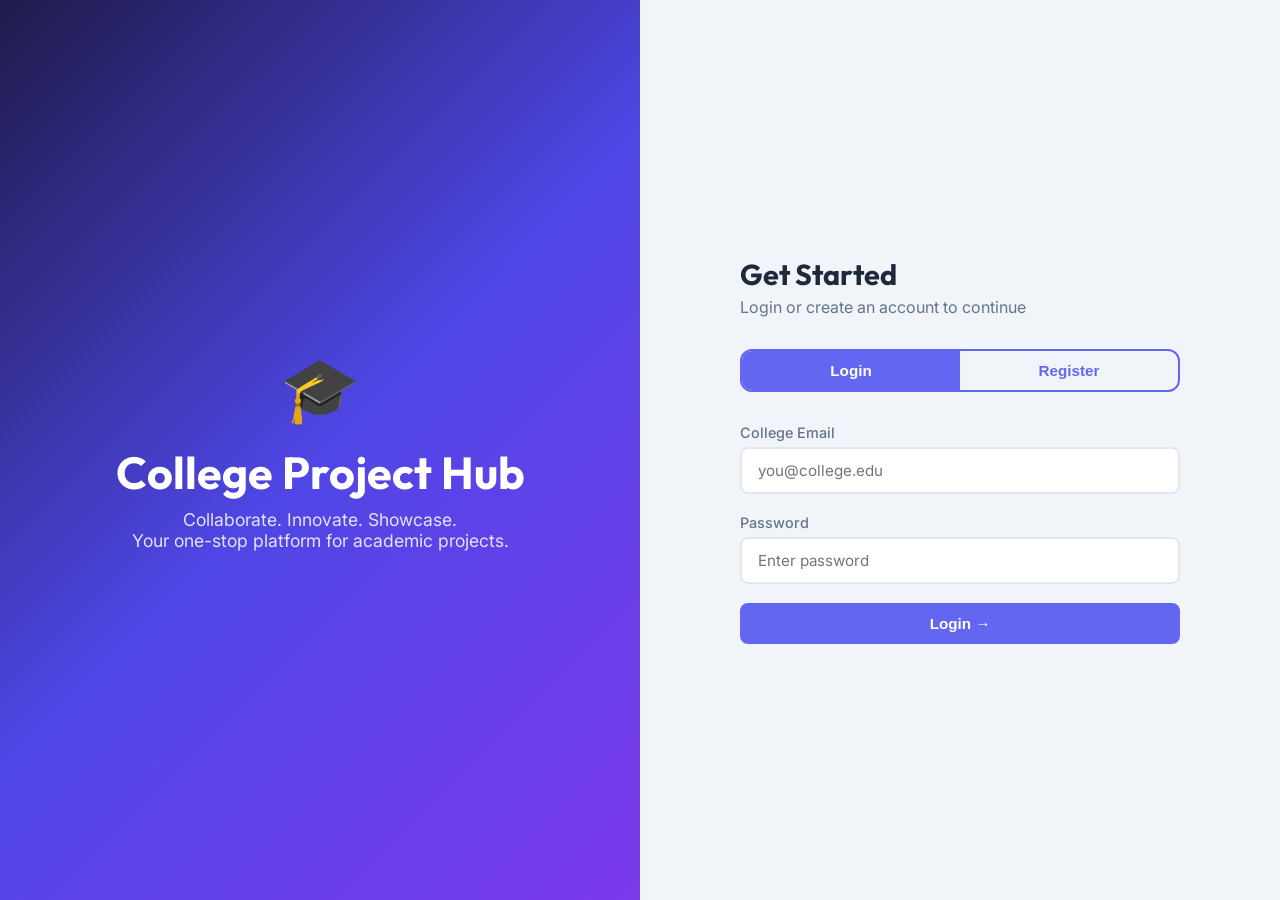
<file: templates/index.html>
<!DOCTYPE html>
<html lang="en">
<head>
    <meta charset="UTF-8">
    <meta name="viewport" content="width=device-width, initial-scale=1.0">
    <meta name="description" content="College Project Hub - Collaborate on projects, share ideas, and connect with peers">
    <title>College Project Hub - Login</title>
    <link rel="stylesheet" href="/static/css/style.css">
</head>
<body>
    <div class="auth-container">
        <div class="auth-left">
            <div class="auth-brand">
                <span class="logo-icon">🎓</span>
                <h1>College Project Hub</h1>
                <p>Collaborate. Innovate. Showcase.<br>Your one-stop platform for academic projects.</p>
            </div>
        </div>
        <div class="auth-right">
            <div class="auth-form-box">
                <h2>Get Started</h2>
                <p class="subtitle">Login or create an account to continue</p>

                <div id="authAlert" class="alert hidden"></div>

                <div class="auth-tabs">
                    <button id="loginTab" class="active">Login</button>
                    <button id="registerTab">Register</button>
                </div>

                <!-- LOGIN FORM -->
                <form id="loginForm">
                    <div class="form-group">
                        <label>College Email</label>
                        <input type="email" id="loginEmail" placeholder="you@college.edu" required>
                    </div>
                    <div class="form-group">
                        <label>Password</label>
                        <input type="password" id="loginPassword" placeholder="Enter password" required>
                    </div>
                    <button type="submit" class="btn btn-primary btn-block">Login →</button>
                </form>

                <!-- REGISTER FORM -->
                <form id="registerForm" class="hidden">
                    <div class="form-group">
                        <label>Full Name</label>
                        <input type="text" id="regName" placeholder="Your full name" required>
                    </div>
                    <div class="form-group">
                        <label>College Email</label>
                        <input type="email" id="regEmail" placeholder="you@college.edu" required>
                    </div>
                    <div class="form-group">
                        <label>Password</label>
                        <input type="password" id="regPassword" placeholder="Create a password" required>
                    </div>
                    <div class="form-group">
                        <label>Select Your Role</label>
                        <div class="role-selector">
                            <div class="role-option" data-role="student">
                                <span class="role-icon">🎒</span>
                                <span class="role-label">Student</span>
                            </div>
                            <div class="role-option" data-role="coordinator">
                                <span class="role-icon">🏛️</span>
                                <span class="role-label">Coordinator</span>
                            </div>
                            <div class="role-option" data-role="professor">
                                <span class="role-icon">👨‍🏫</span>
                                <span class="role-label">Professor</span>
                            </div>
                        </div>
                        <input type="hidden" id="regRole" value="">
                    </div>
                    <div id="cpiField" class="form-group conditional-field">
                        <label>CPI (CGPA)</label>
                        <input type="number" id="regCpi" step="0.01" min="0" max="10" placeholder="e.g. 8.5">
                    </div>
                    <div id="resumeField" class="form-group conditional-field">
                        <label>Resume (PDF)</label>
                        <input type="file" id="regResume" accept=".pdf">
                    </div>
                    <div id="clubField" class="form-group conditional-field">
                        <label>Club Name</label>
                        <input type="text" id="regClub" placeholder="e.g. Coding Club">
                    </div>
                    <div id="researchField" class="form-group conditional-field">
                        <label>Research Interest Areas (optional)</label>
                        <textarea id="regResearch" placeholder="e.g. Machine Learning, NLP, Computer Vision..." style="min-height:60px;"></textarea>
                    </div>
                    <button type="submit" class="btn btn-primary btn-block">Create Account →</button>
                </form>
            </div>
        </div>
    </div>
    <script src="/static/js/api.js"></script>
    <script src="/static/js/auth.js"></script>
</body>
</html>
</file>
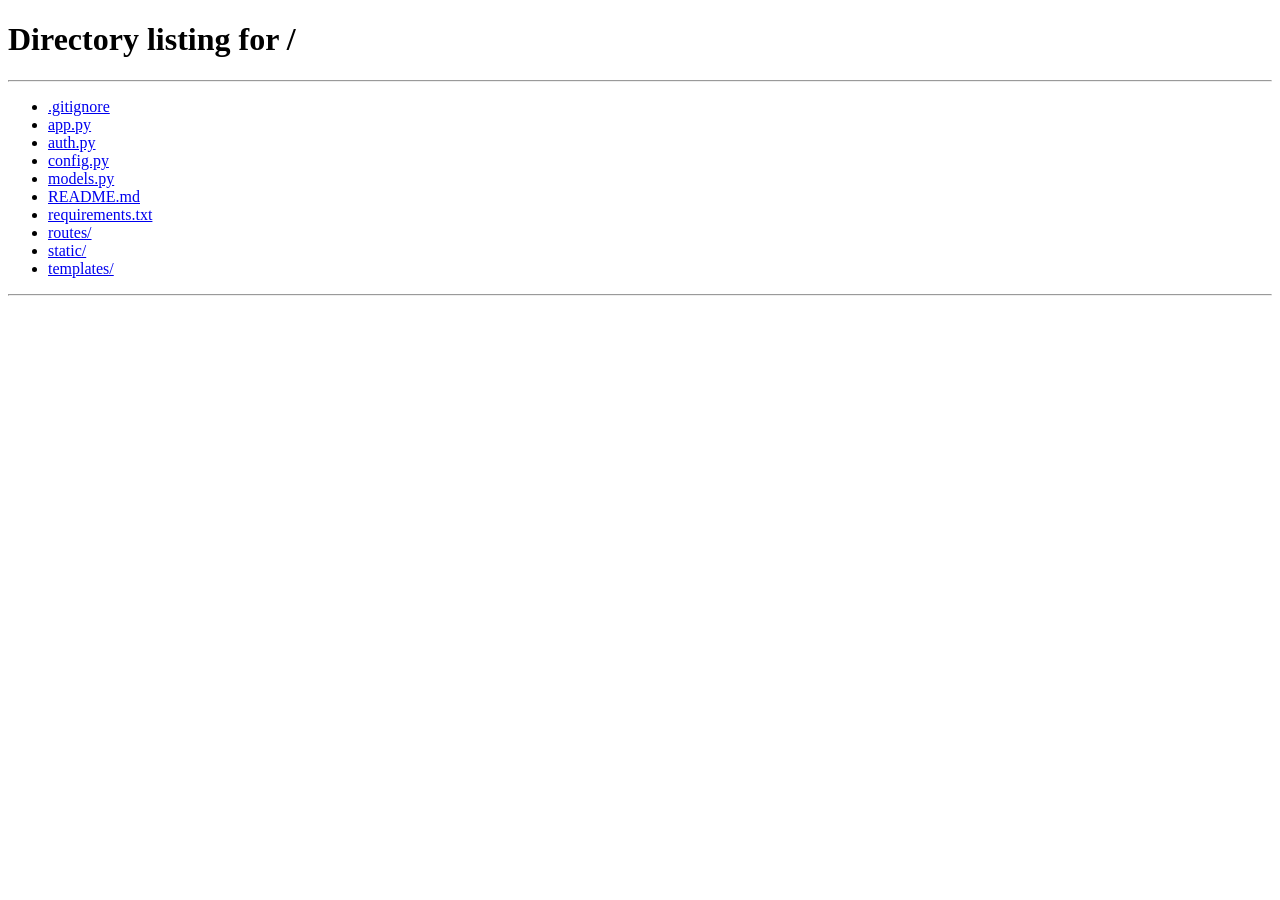
<file: templates/announcements.html>
<!DOCTYPE html>
<html lang="en">
<head>
    <meta charset="UTF-8"><meta name="viewport" content="width=device-width, initial-scale=1.0">
    <title>Announcements - College Project Hub</title>
    <link rel="stylesheet" href="/static/css/style.css">
</head>
<body>
    <div class="app-layout">
        <aside class="sidebar"></aside>
        <main class="main-content">
            <div class="topbar"><h1 id="pageTitle">Announcements</h1></div>
            <div class="page-content" id="announcementsContent"><div class="empty-state"><p>Loading...</p></div></div>
        </main>
    </div>
    <div class="modal-overlay" id="modal">
        <div class="modal">
            <div class="modal-header"><h3 id="modalTitle"></h3><button class="modal-close" onclick="closeModal()">✕</button></div>
            <div class="modal-body" id="modalBody"></div>
            <div class="modal-footer" id="modalFooter"></div>
        </div>
    </div>
    <script src="/static/js/api.js"></script>
    <script src="/static/js/announcements.js"></script>
</body>
</html>
</file>
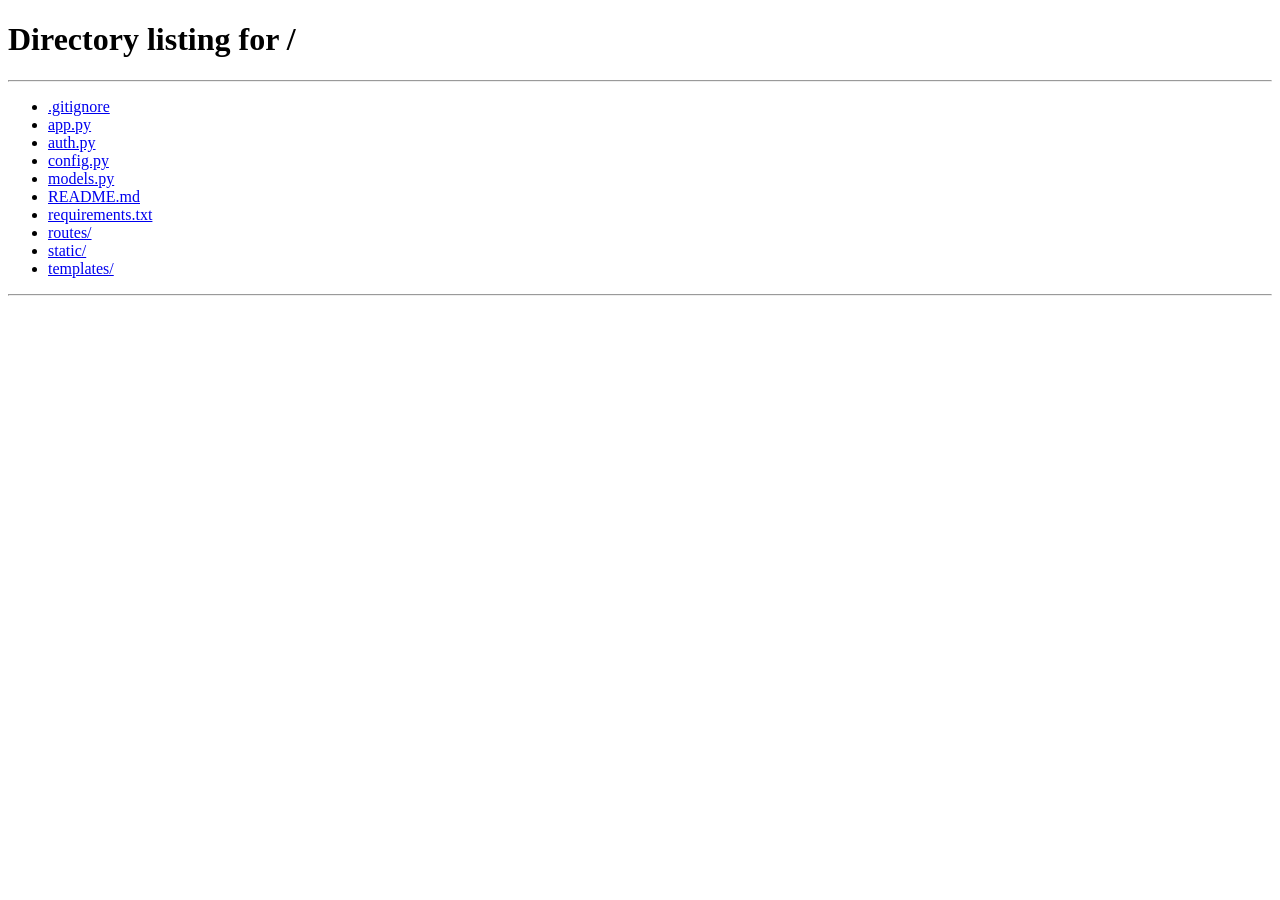
<file: templates/dashboard.html>
<!DOCTYPE html>
<html lang="en">
<head>
    <meta charset="UTF-8"><meta name="viewport" content="width=device-width, initial-scale=1.0">
    <title>Dashboard - College Project Hub</title>
    <link rel="stylesheet" href="/static/css/style.css">
</head>
<body>
    <div class="app-layout">
        <aside class="sidebar"></aside>
        <main class="main-content">
            <div class="topbar"><h1 id="pageTitle">Dashboard</h1></div>
            <div class="page-content" id="dashContent"><div class="empty-state"><p>Loading...</p></div></div>
        </main>
    </div>
    <script src="/static/js/api.js"></script>
    <script src="/static/js/dashboard.js"></script>
</body>
</html>
</file>
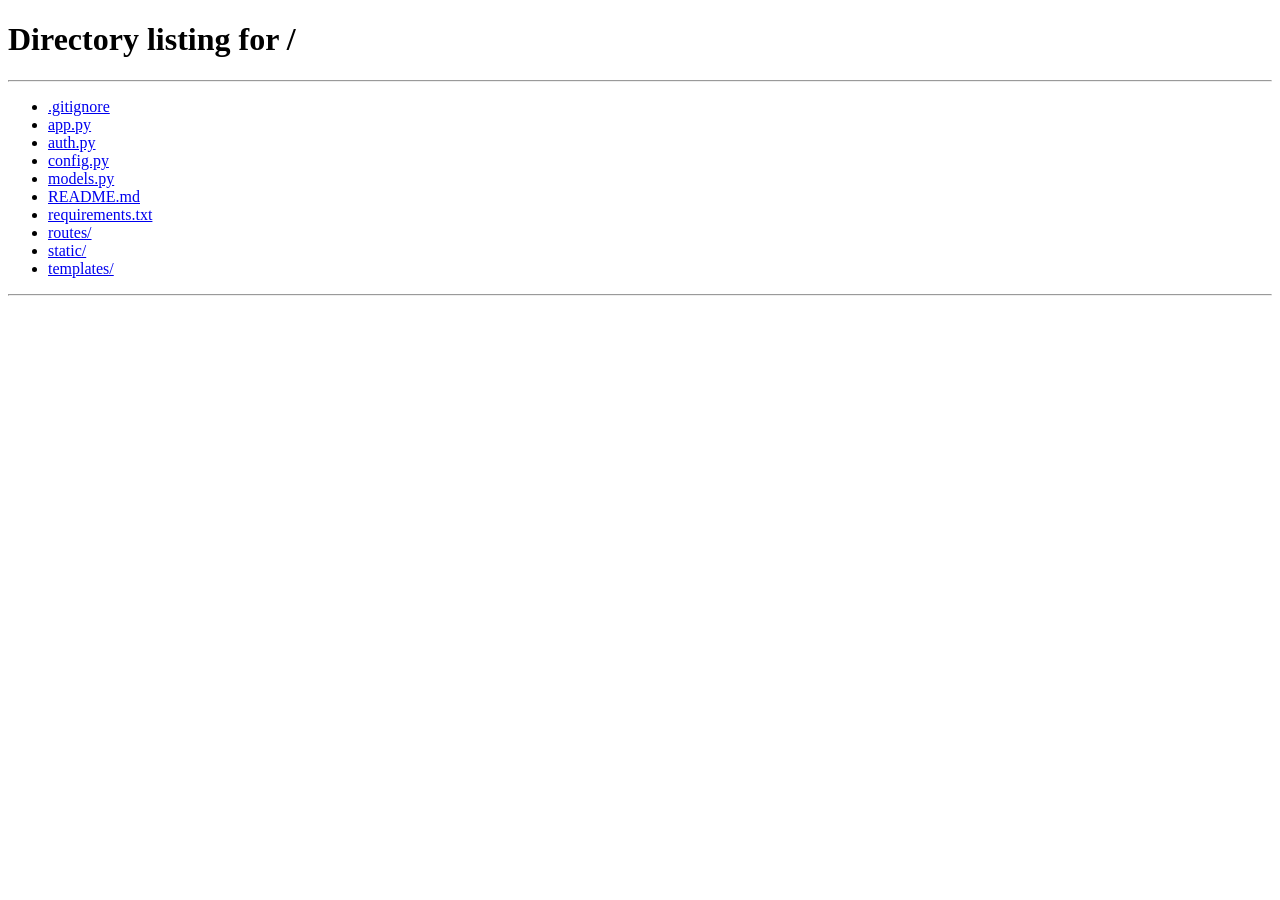
<file: templates/feed.html>
<!DOCTYPE html>
<html lang="en">
<head>
    <meta charset="UTF-8"><meta name="viewport" content="width=device-width, initial-scale=1.0">
    <title>Social Feed - College Project Hub</title>
    <link rel="stylesheet" href="/static/css/style.css">
</head>
<body>
    <div class="app-layout">
        <aside class="sidebar"></aside>
        <main class="main-content">
            <div class="topbar"><h1 id="pageTitle">Social Feed</h1></div>
            <div class="page-content" id="feedContent"><div class="empty-state"><p>Loading...</p></div></div>
        </main>
    </div>
    <script src="/static/js/api.js"></script>
    <script src="/static/js/feed.js"></script>
</body>
</html>
</file>
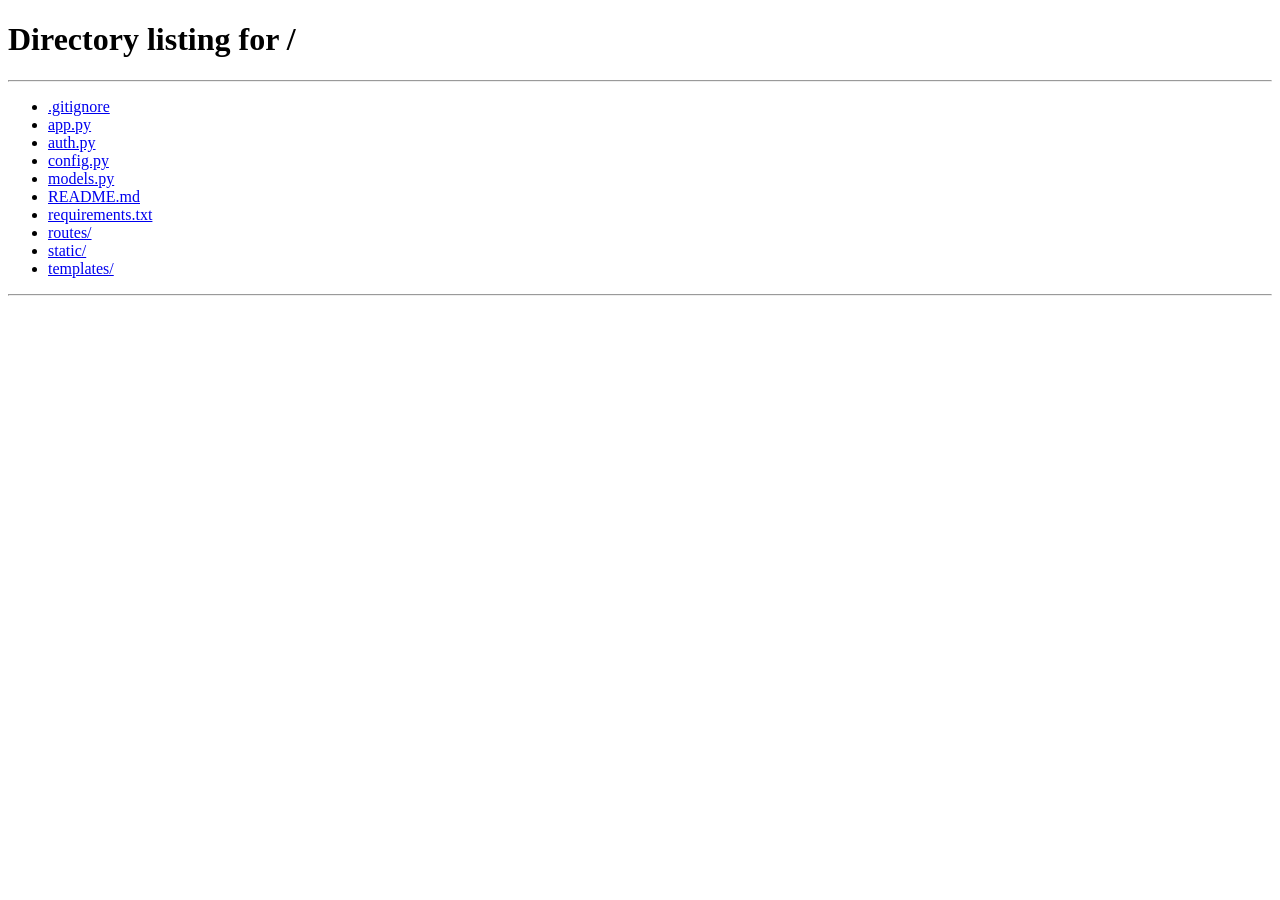
<file: templates/messages.html>
<!DOCTYPE html>
<html lang="en">
<head>
    <meta charset="UTF-8"><meta name="viewport" content="width=device-width, initial-scale=1.0">
    <title>Messages - College Project Hub</title>
    <link rel="stylesheet" href="/static/css/style.css">
</head>
<body>
    <div class="app-layout">
        <aside class="sidebar"></aside>
        <main class="main-content">
            <div class="topbar">
                <h1 id="pageTitle">Messages</h1>
                <div id="msgActions"></div>
            </div>
            <div class="messages-layout">
                <div class="conversations-list">
                    <div class="convo-header">Conversations</div>
                    <div id="convoList"></div>
                </div>
                <div class="chat-area" id="chatArea">
                    <div class="chat-placeholder">Select a conversation to start chatting</div>
                </div>
            </div>
        </main>
    </div>
    <div class="modal-overlay" id="modal">
        <div class="modal">
            <div class="modal-header"><h3 id="modalTitle"></h3><button class="modal-close" onclick="closeModal()">✕</button></div>
            <div class="modal-body" id="modalBody"></div>
            <div class="modal-footer" id="modalFooter"></div>
        </div>
    </div>
    <script src="/static/js/api.js"></script>
    <script src="/static/js/messages.js"></script>
</body>
</html>
</file>
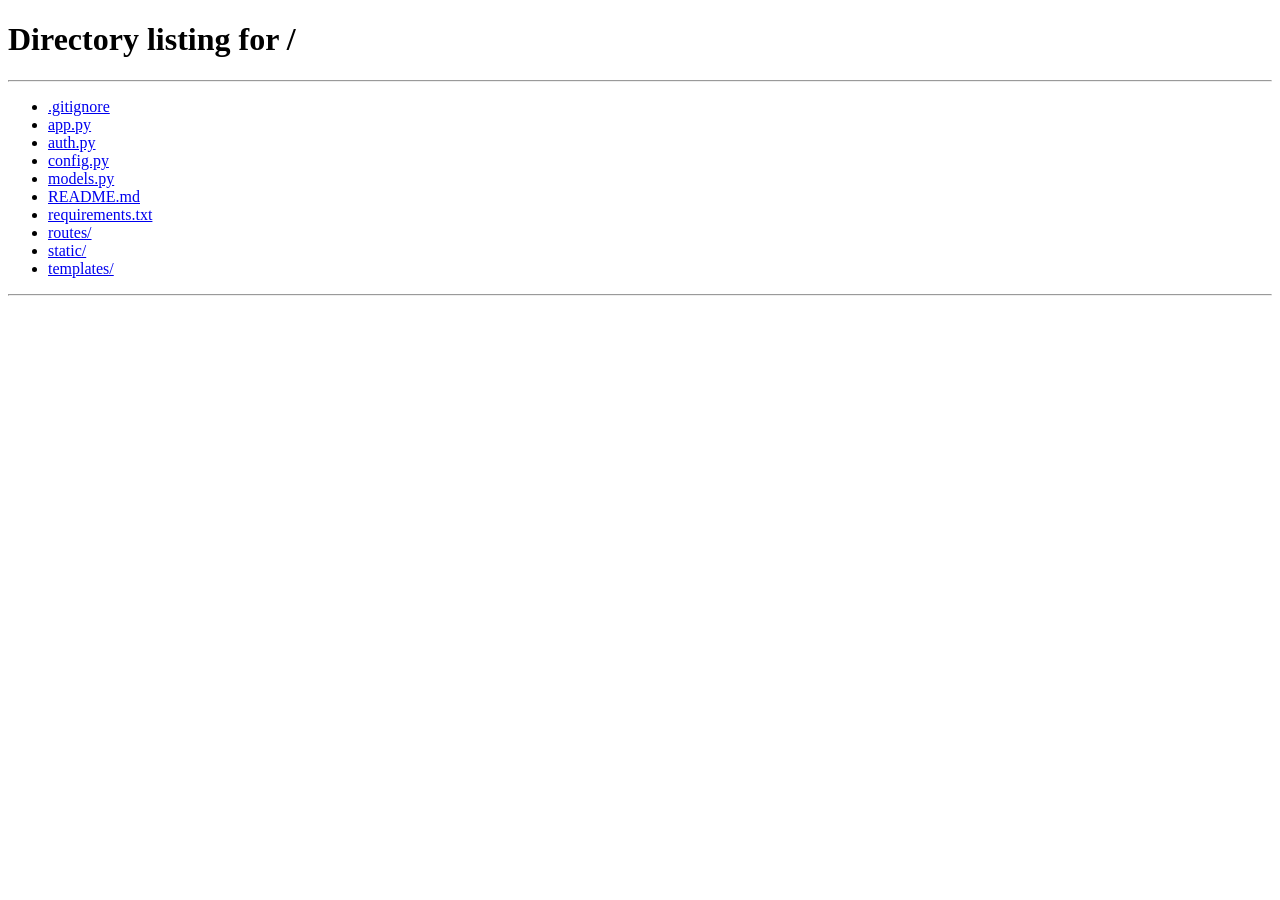
<file: templates/profile.html>
<!DOCTYPE html>
<html lang="en">
<head>
    <meta charset="UTF-8"><meta name="viewport" content="width=device-width, initial-scale=1.0">
    <title>Profile Settings - College Project Hub</title>
    <link rel="stylesheet" href="/static/css/style.css">
</head>
<body>
    <div class="app-layout">
        <aside class="sidebar"></aside>
        <main class="main-content">
            <div class="topbar"><h1 id="pageTitle">Profile Settings</h1></div>
            <div class="page-content" id="profileContent"><div class="empty-state"><p>Loading...</p></div></div>
        </main>
    </div>
    <script src="/static/js/api.js"></script>
    <script src="/static/js/profile.js"></script>
</body>
</html>
</file>
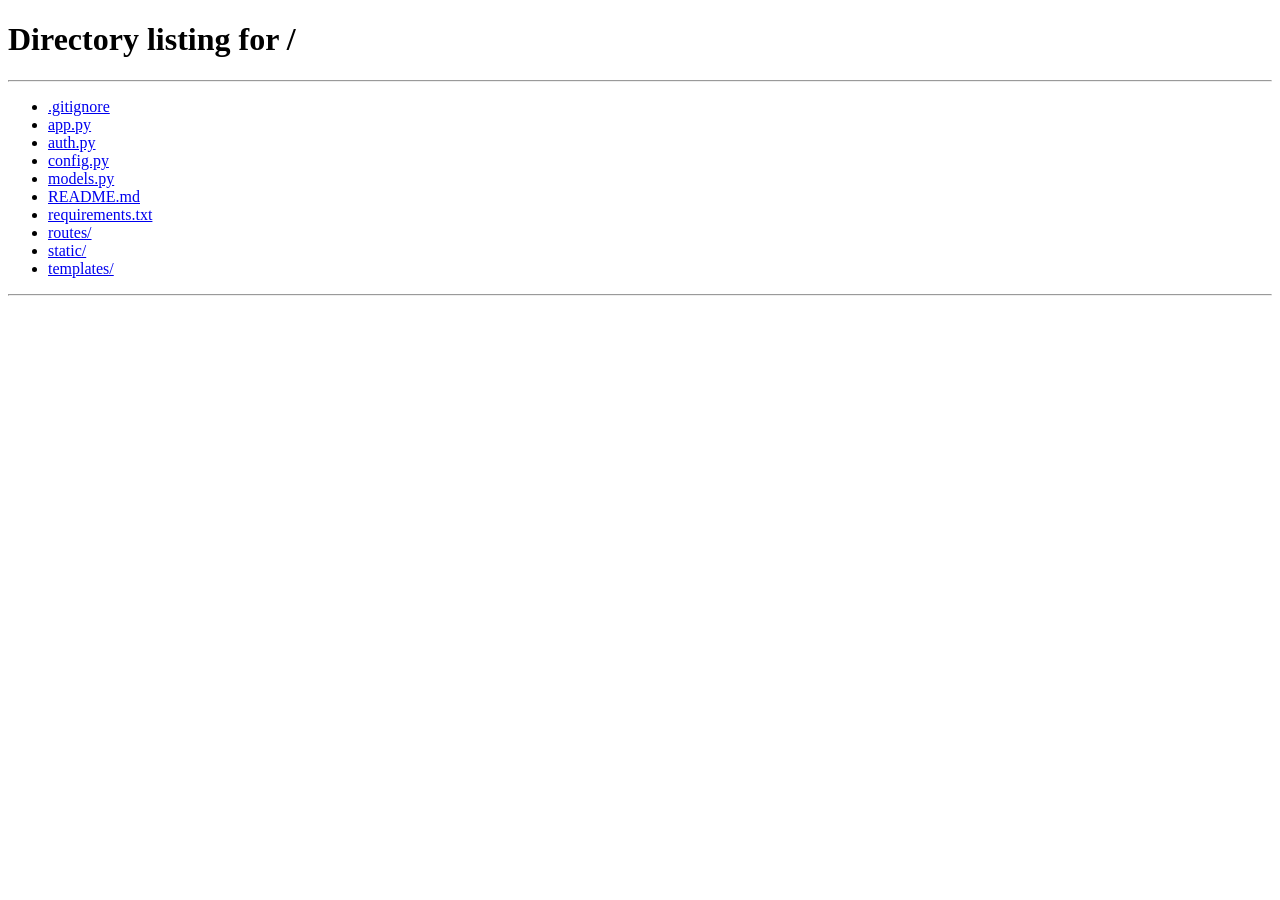
<file: templates/projects.html>
<!DOCTYPE html>
<html lang="en">
<head>
    <meta charset="UTF-8"><meta name="viewport" content="width=device-width, initial-scale=1.0">
    <title>Projects - College Project Hub</title>
    <link rel="stylesheet" href="/static/css/style.css">
</head>
<body>
    <div class="app-layout">
        <aside class="sidebar"></aside>
        <main class="main-content">
            <div class="topbar"><h1 id="pageTitle">Projects</h1></div>
            <div class="page-content" id="projectsContent"><div class="empty-state"><p>Loading...</p></div></div>
        </main>
    </div>
    <!-- Modal -->
    <div class="modal-overlay" id="modal">
        <div class="modal">
            <div class="modal-header"><h3 id="modalTitle"></h3><button class="modal-close" onclick="closeModal()">✕</button></div>
            <div class="modal-body" id="modalBody"></div>
            <div class="modal-footer" id="modalFooter"></div>
        </div>
    </div>
    <script src="/static/js/api.js"></script>
    <script src="/static/js/projects.js"></script>
</body>
</html>
</file>
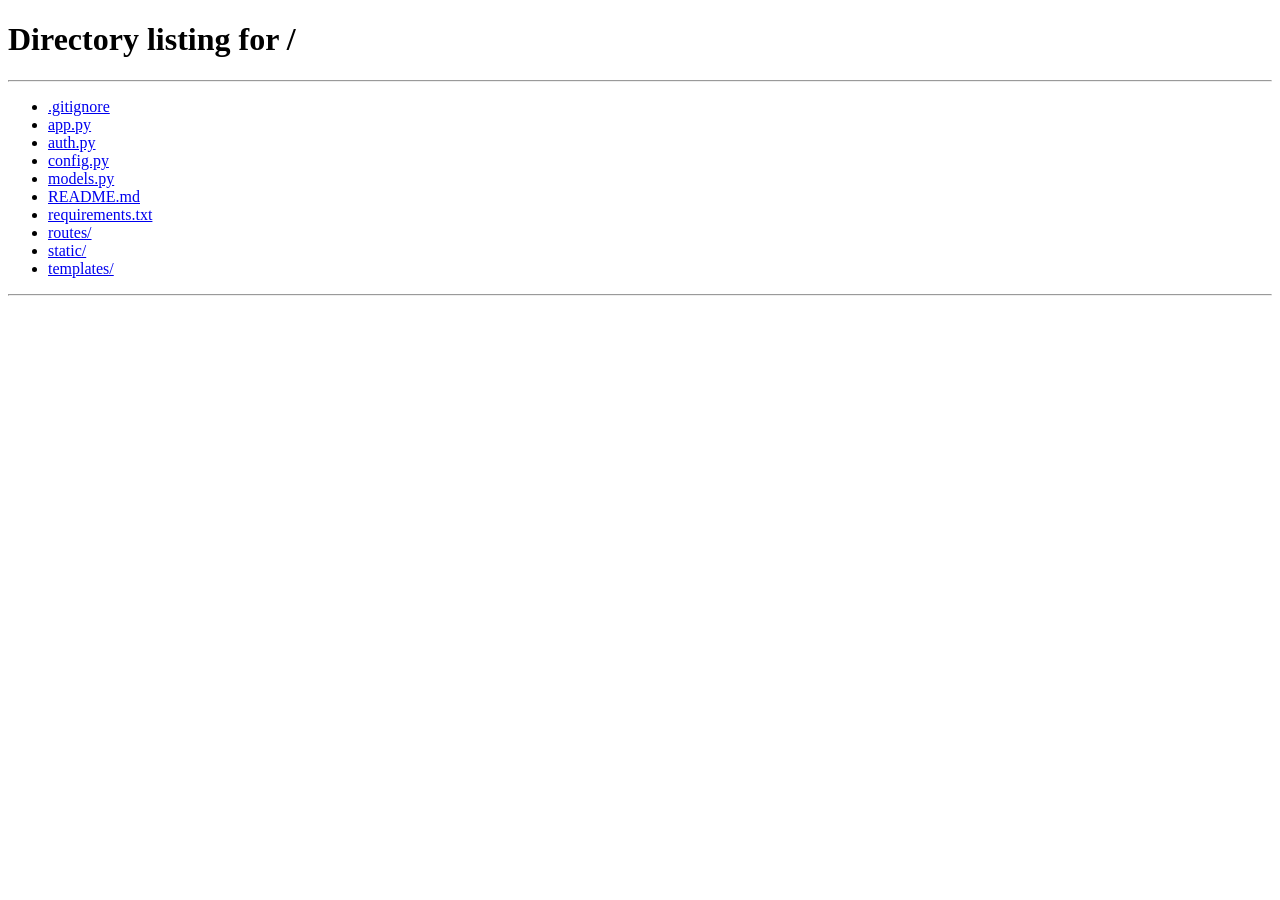
<file: templates/search.html>
<!DOCTYPE html>
<html lang="en">
<head>
    <meta charset="UTF-8"><meta name="viewport" content="width=device-width, initial-scale=1.0">
    <title>Search - College Project Hub</title>
    <link rel="stylesheet" href="/static/css/style.css">
</head>
<body>
    <div class="app-layout">
        <aside class="sidebar"></aside>
        <main class="main-content">
            <div class="topbar">
                <h1 id="pageTitle">Search</h1>
                <div class="search-box"><span>🔍</span><input id="searchInput" placeholder="Search users, projects..." autofocus></div>
            </div>
            <div class="page-content" id="searchResults"></div>
        </main>
    </div>
    <script src="/static/js/api.js"></script>
    <script src="/static/js/search.js"></script>
</body>
</html>
</file>
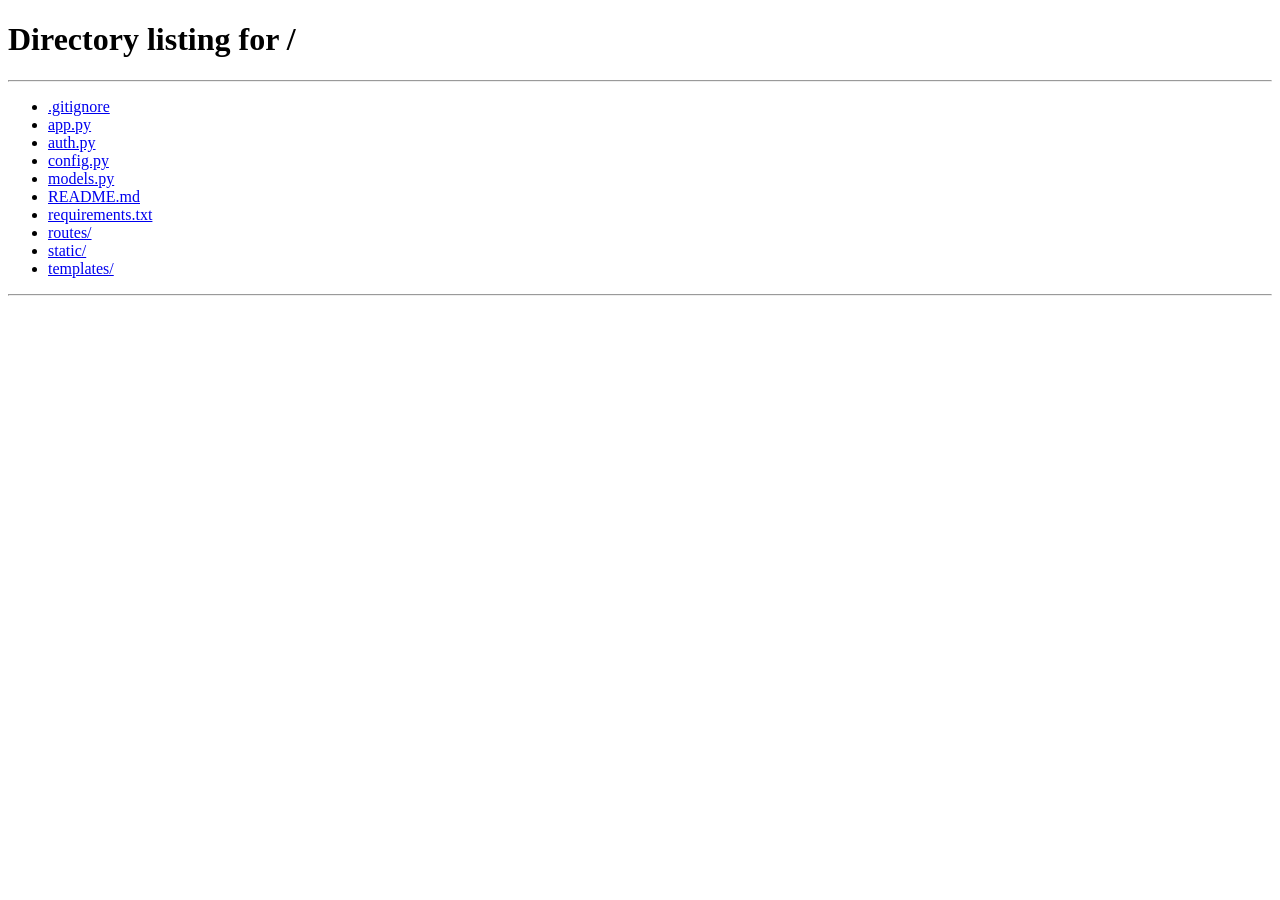
<file: templates/showcase.html>
<!DOCTYPE html>
<html lang="en">
<head>
    <meta charset="UTF-8"><meta name="viewport" content="width=device-width, initial-scale=1.0">
    <title>Showcase - College Project Hub</title>
    <link rel="stylesheet" href="/static/css/style.css">
</head>
<body>
    <div class="app-layout">
        <aside class="sidebar"></aside>
        <main class="main-content">
            <div class="topbar"><h1 id="pageTitle">Showcase</h1></div>
            <div class="page-content" id="showcaseContent"><div class="empty-state"><p>Loading...</p></div></div>
        </main>
    </div>
    <div class="modal-overlay" id="modal">
        <div class="modal">
            <div class="modal-header"><h3 id="modalTitle"></h3><button class="modal-close" onclick="closeModal()">✕</button></div>
            <div class="modal-body" id="modalBody"></div>
            <div class="modal-footer" id="modalFooter"></div>
        </div>
    </div>
    <script src="/static/js/api.js"></script>
    <script src="/static/js/showcase.js"></script>
</body>
</html>
</file>
<file: static/css/style.css>
@import url('https://fonts.googleapis.com/css2?family=Inter:wght@300;400;500;600;700&family=Outfit:wght@500;600;700&display=swap');

:root {
    --primary: #6366f1; --primary-dark: #4f46e5; --primary-light: #a5b4fc;
    --bg-page: #f1f5f9; --bg-sidebar: #1e1b4b; --bg-card: #ffffff;
    --text-primary: #1e293b; --text-secondary: #64748b; --text-light: #94a3b8;
    --border: #e2e8f0; --success: #22c55e; --warning: #f59e0b; --danger: #ef4444;
    --accent: #8b5cf6; --radius: 12px; --shadow: 0 1px 3px rgba(0,0,0,0.08);
    --shadow-lg: 0 10px 40px rgba(0,0,0,0.1);
}

* { margin: 0; padding: 0; box-sizing: border-box; }
body { font-family: 'Inter', sans-serif; background: var(--bg-page); color: var(--text-primary); min-height: 100vh; }
h1, h2, h3, h4 { font-family: 'Outfit', sans-serif; }
a { color: var(--primary); text-decoration: none; }

/* AUTH PAGE */
.auth-container { display: flex; min-height: 100vh; }
.auth-left { flex: 1; background: linear-gradient(135deg, #1e1b4b 0%, #4f46e5 50%, #7c3aed 100%); display: flex; align-items: center; justify-content: center; padding: 3rem; }
.auth-brand { text-align: center; color: white; }
.auth-brand h1 { font-size: 2.8rem; margin-bottom: 0.5rem; }
.auth-brand p { font-size: 1.1rem; opacity: 0.85; }
.auth-brand .logo-icon { font-size: 4rem; margin-bottom: 1rem; display: block; }
.auth-right { flex: 1; display: flex; align-items: center; justify-content: center; padding: 3rem; background: var(--bg-page); }
.auth-form-box { width: 100%; max-width: 440px; }
.auth-form-box h2 { font-size: 1.8rem; margin-bottom: 0.3rem; }
.auth-form-box .subtitle { color: var(--text-secondary); margin-bottom: 2rem; }
.auth-tabs { display: flex; gap: 0; margin-bottom: 2rem; border-radius: var(--radius); overflow: hidden; border: 2px solid var(--primary); }
.auth-tabs button { flex: 1; padding: 0.7rem; border: none; background: transparent; font-weight: 600; cursor: pointer; transition: all 0.3s; font-size: 0.95rem; color: var(--primary); }
.auth-tabs button.active { background: var(--primary); color: white; }

.form-group { margin-bottom: 1.2rem; }
.form-group label { display: block; font-weight: 500; margin-bottom: 0.4rem; font-size: 0.9rem; color: var(--text-secondary); }
.form-group input, .form-group select, .form-group textarea { width: 100%; padding: 0.75rem 1rem; border: 2px solid var(--border); border-radius: 8px; font-size: 0.95rem; font-family: 'Inter', sans-serif; transition: border-color 0.3s; background: white; }
.form-group input:focus, .form-group select:focus, .form-group textarea:focus { outline: none; border-color: var(--primary); }
.form-group textarea { min-height: 100px; resize: vertical; }

.btn { padding: 0.75rem 1.5rem; border: none; border-radius: 8px; font-weight: 600; cursor: pointer; transition: all 0.3s; font-size: 0.95rem; display: inline-flex; align-items: center; gap: 0.5rem; }
.btn-primary { background: var(--primary); color: white; }
.btn-primary:hover { background: var(--primary-dark); transform: translateY(-1px); box-shadow: 0 4px 12px rgba(99,102,241,0.4); }
.btn-secondary { background: var(--bg-page); color: var(--text-primary); border: 2px solid var(--border); }
.btn-secondary:hover { border-color: var(--primary); color: var(--primary); }
.btn-success { background: var(--success); color: white; }
.btn-danger { background: var(--danger); color: white; }
.btn-block { width: 100%; justify-content: center; }
.btn-sm { padding: 0.5rem 1rem; font-size: 0.85rem; }

.role-selector { display: flex; gap: 0.8rem; margin-bottom: 1.2rem; }
.role-option { flex: 1; padding: 1rem 0.5rem; border: 2px solid var(--border); border-radius: var(--radius); text-align: center; cursor: pointer; transition: all 0.3s; }
.role-option:hover { border-color: var(--primary-light); }
.role-option.active { border-color: var(--primary); background: rgba(99,102,241,0.05); }
.role-option .role-icon { font-size: 1.5rem; display: block; margin-bottom: 0.3rem; }
.role-option .role-label { font-weight: 600; font-size: 0.85rem; }

.conditional-field { display: none; }
.conditional-field.show { display: block; }
.alert { padding: 0.8rem 1rem; border-radius: 8px; margin-bottom: 1rem; font-size: 0.9rem; }
.alert-error { background: #fef2f2; color: var(--danger); border: 1px solid #fecaca; }
.alert-success { background: #f0fdf4; color: var(--success); border: 1px solid #bbf7d0; }

/* LAYOUT */
.app-layout { display: flex; min-height: 100vh; }
.sidebar { width: 260px; background: var(--bg-sidebar); color: white; position: fixed; top: 0; left: 0; bottom: 0; display: flex; flex-direction: column; z-index: 100; transition: transform 0.3s; }
.sidebar-brand { padding: 1.5rem; border-bottom: 1px solid rgba(255,255,255,0.1); display: flex; align-items: center; gap: 0.8rem; }
.sidebar-brand .brand-icon { font-size: 1.8rem; }
.sidebar-brand h2 { font-size: 1.1rem; font-weight: 700; }
.sidebar-nav { flex: 1; padding: 1rem 0; overflow-y: auto; }
.nav-item { display: flex; align-items: center; gap: 0.8rem; padding: 0.8rem 1.5rem; color: rgba(255,255,255,0.65); cursor: pointer; transition: all 0.3s; font-size: 0.92rem; border-left: 3px solid transparent; }
.nav-item:hover { color: white; background: rgba(255,255,255,0.05); }
.nav-item.active { color: white; background: rgba(255,255,255,0.1); border-left-color: var(--primary-light); }
.nav-item .nav-icon { font-size: 1.2rem; width: 24px; text-align: center; }
.sidebar-footer { padding: 1rem 1.5rem; border-top: 1px solid rgba(255,255,255,0.1); }
.sidebar-footer .user-info { display: flex; align-items: center; gap: 0.8rem; }
.sidebar-footer .avatar { width: 36px; height: 36px; border-radius: 50%; background: var(--primary); display: flex; align-items: center; justify-content: center; font-weight: 700; font-size: 0.9rem; }
.sidebar-footer .user-name { font-size: 0.9rem; font-weight: 600; }
.sidebar-footer .user-role { font-size: 0.75rem; color: var(--primary-light); text-transform: capitalize; }
.logout-btn { margin-top: 0.8rem; width: 100%; padding: 0.5rem; background: rgba(255,255,255,0.08); border: 1px solid rgba(255,255,255,0.15); color: white; border-radius: 6px; cursor: pointer; font-size: 0.85rem; transition: background 0.3s; }
.logout-btn:hover { background: rgba(239,68,68,0.3); }

.main-content { flex: 1; margin-left: 260px; }
.topbar { height: 64px; background: var(--bg-card); border-bottom: 1px solid var(--border); display: flex; align-items: center; justify-content: space-between; padding: 0 2rem; position: sticky; top: 0; z-index: 50; }
.topbar h1 { font-size: 1.3rem; }
.search-box { display: flex; align-items: center; gap: 0.5rem; background: var(--bg-page); border: 1px solid var(--border); border-radius: 8px; padding: 0.5rem 1rem; width: 300px; }
.search-box input { border: none; background: none; outline: none; font-size: 0.9rem; flex: 1; font-family: 'Inter', sans-serif; }

.page-content { padding: 2rem; }
.page-header { margin-bottom: 2rem; display: flex; align-items: center; justify-content: space-between; flex-wrap: wrap; gap: 1rem; }
.page-header h2 { font-size: 1.5rem; }

/* CARDS */
.card { background: var(--bg-card); border-radius: var(--radius); border: 1px solid var(--border); padding: 1.5rem; transition: all 0.3s; box-shadow: var(--shadow); }
.card:hover { box-shadow: var(--shadow-lg); transform: translateY(-2px); }
.card-grid { display: grid; grid-template-columns: repeat(auto-fill, minmax(340px, 1fr)); gap: 1.5rem; }
.card-header { display: flex; justify-content: space-between; align-items: flex-start; margin-bottom: 0.8rem; }
.card-title { font-size: 1.1rem; font-weight: 700; }
.card-meta { font-size: 0.8rem; color: var(--text-light); margin-bottom: 0.8rem; display: flex; align-items: center; gap: 0.5rem; }
.card-body { font-size: 0.92rem; color: var(--text-secondary); line-height: 1.6; margin-bottom: 1rem; }
.card-footer { display: flex; justify-content: space-between; align-items: center; padding-top: 1rem; border-top: 1px solid var(--border); }

.badge { padding: 0.25rem 0.7rem; border-radius: 20px; font-size: 0.75rem; font-weight: 600; display: inline-block; }
.badge-primary { background: rgba(99,102,241,0.1); color: var(--primary); }
.badge-success { background: rgba(34,197,94,0.1); color: var(--success); }
.badge-warning { background: rgba(245,158,11,0.1); color: var(--warning); }
.badge-danger { background: rgba(239,68,68,0.1); color: var(--danger); }
.badge-purple { background: rgba(139,92,246,0.1); color: var(--accent); }

.tag { display: inline-block; padding: 0.2rem 0.6rem; background: var(--bg-page); border-radius: 6px; font-size: 0.8rem; color: var(--text-secondary); margin: 0.15rem; }

/* DASHBOARD STATS */
.stats-grid { display: grid; grid-template-columns: repeat(auto-fit, minmax(200px, 1fr)); gap: 1.2rem; margin-bottom: 2rem; }
.stat-card { background: var(--bg-card); border-radius: var(--radius); padding: 1.5rem; border: 1px solid var(--border); box-shadow: var(--shadow); }
.stat-card .stat-icon { font-size: 2rem; margin-bottom: 0.5rem; }
.stat-card .stat-value { font-size: 2rem; font-weight: 700; font-family: 'Outfit', sans-serif; }
.stat-card .stat-label { color: var(--text-secondary); font-size: 0.85rem; margin-top: 0.2rem; }

/* FEED */
.feed-post-box { background: var(--bg-card); border-radius: var(--radius); border: 1px solid var(--border); padding: 1.5rem; margin-bottom: 1.5rem; box-shadow: var(--shadow); }
.feed-post-box textarea { width: 100%; border: 1px solid var(--border); border-radius: 8px; padding: 1rem; min-height: 80px; resize: none; font-family: 'Inter', sans-serif; font-size: 0.95rem; }
.feed-post-box textarea:focus { outline: none; border-color: var(--primary); }
.feed-post-box .post-actions { display: flex; justify-content: flex-end; margin-top: 0.8rem; }
.feed-item { background: var(--bg-card); border-radius: var(--radius); border: 1px solid var(--border); padding: 1.5rem; margin-bottom: 1rem; box-shadow: var(--shadow); transition: all 0.3s; }
.feed-item:hover { box-shadow: var(--shadow-lg); }
.feed-author { display: flex; align-items: center; gap: 0.8rem; margin-bottom: 1rem; }
.feed-author .avatar { width: 42px; height: 42px; border-radius: 50%; background: linear-gradient(135deg, var(--primary), var(--accent)); color: white; display: flex; align-items: center; justify-content: center; font-weight: 700; }
.feed-author .author-info .name { font-weight: 600; font-size: 0.95rem; }
.feed-author .author-info .meta { font-size: 0.8rem; color: var(--text-light); }
.feed-content { font-size: 0.95rem; line-height: 1.7; color: var(--text-primary); }

/* MESSAGES */
.messages-layout { display: flex; height: calc(100vh - 64px); }
.conversations-list { width: 320px; border-right: 1px solid var(--border); background: var(--bg-card); overflow-y: auto; }
.conversations-list .convo-header { padding: 1.2rem; font-weight: 700; font-size: 1.1rem; border-bottom: 1px solid var(--border); }
.convo-item { display: flex; align-items: center; gap: 0.8rem; padding: 1rem 1.2rem; cursor: pointer; transition: background 0.3s; border-bottom: 1px solid var(--border); }
.convo-item:hover, .convo-item.active { background: rgba(99,102,241,0.05); }
.convo-item .avatar { width: 40px; height: 40px; border-radius: 50%; background: linear-gradient(135deg, var(--primary), var(--accent)); color: white; display: flex; align-items: center; justify-content: center; font-weight: 700; flex-shrink: 0; }
.convo-item .convo-info { flex: 1; min-width: 0; }
.convo-item .convo-name { font-weight: 600; font-size: 0.9rem; }
.convo-item .convo-preview { font-size: 0.8rem; color: var(--text-light); white-space: nowrap; overflow: hidden; text-overflow: ellipsis; }

.chat-area { flex: 1; display: flex; flex-direction: column; }
.chat-header { padding: 1rem 1.5rem; background: var(--bg-card); border-bottom: 1px solid var(--border); font-weight: 600; }
.chat-messages { flex: 1; padding: 1.5rem; overflow-y: auto; display: flex; flex-direction: column; gap: 0.8rem; background: var(--bg-page); }
.message-bubble { max-width: 65%; padding: 0.8rem 1.2rem; border-radius: 16px; font-size: 0.92rem; line-height: 1.5; animation: fadeIn 0.3s; }
.message-bubble.sent { align-self: flex-end; background: var(--primary); color: white; border-bottom-right-radius: 4px; }
.message-bubble.received { align-self: flex-start; background: var(--bg-card); border: 1px solid var(--border); border-bottom-left-radius: 4px; }
.message-bubble .msg-time { font-size: 0.7rem; opacity: 0.7; margin-top: 0.3rem; }
.message-bubble.pitch { border: 2px solid var(--accent); }
.message-bubble.pitch .pitch-label { font-size: 0.75rem; font-weight: 700; color: var(--accent); margin-bottom: 0.3rem; }
.chat-input { padding: 1rem 1.5rem; background: var(--bg-card); border-top: 1px solid var(--border); display: flex; gap: 0.8rem; }
.chat-input input { flex: 1; padding: 0.7rem 1rem; border: 2px solid var(--border); border-radius: 24px; font-size: 0.9rem; font-family: 'Inter', sans-serif; }
.chat-input input:focus { outline: none; border-color: var(--primary); }
.chat-placeholder { flex: 1; display: flex; align-items: center; justify-content: center; color: var(--text-light); font-size: 1rem; background: var(--bg-page); }

/* MODAL */
.modal-overlay { position: fixed; inset: 0; background: rgba(0,0,0,0.5); backdrop-filter: blur(4px); z-index: 1000; display: none; align-items: center; justify-content: center; }
.modal-overlay.show { display: flex; }
.modal { background: var(--bg-card); border-radius: var(--radius); width: 90%; max-width: 560px; max-height: 85vh; overflow-y: auto; box-shadow: var(--shadow-lg); animation: slideUp 0.3s; }
.modal-header { padding: 1.5rem; border-bottom: 1px solid var(--border); display: flex; justify-content: space-between; align-items: center; }
.modal-header h3 { font-size: 1.2rem; }
.modal-close { width: 32px; height: 32px; border: none; background: var(--bg-page); border-radius: 8px; cursor: pointer; font-size: 1.2rem; display: flex; align-items: center; justify-content: center; }
.modal-body { padding: 1.5rem; }
.modal-footer { padding: 1rem 1.5rem; border-top: 1px solid var(--border); display: flex; justify-content: flex-end; gap: 0.8rem; }

/* SEARCH RESULTS */
.search-results-section { margin-bottom: 2rem; }
.search-results-section h3 { font-size: 1.1rem; margin-bottom: 1rem; color: var(--text-secondary); }
.user-result { display: flex; align-items: center; gap: 1rem; padding: 1rem; background: var(--bg-card); border-radius: var(--radius); border: 1px solid var(--border); margin-bottom: 0.8rem; transition: all 0.3s; cursor: pointer; }
.user-result:hover { box-shadow: var(--shadow-lg); transform: translateY(-1px); }
.user-result .avatar { width: 44px; height: 44px; border-radius: 50%; background: linear-gradient(135deg, var(--primary), var(--accent)); color: white; display: flex; align-items: center; justify-content: center; font-weight: 700; flex-shrink: 0; }
.user-result .user-details .name { font-weight: 600; }
.user-result .user-details .email { font-size: 0.85rem; color: var(--text-light); }

.empty-state { text-align: center; padding: 4rem 2rem; color: var(--text-light); }
.empty-state .empty-icon { font-size: 3rem; margin-bottom: 1rem; opacity: 0.5; }
.empty-state h3 { font-size: 1.2rem; color: var(--text-secondary); margin-bottom: 0.5rem; }

.questions-container .question-input { display: flex; gap: 0.5rem; margin-bottom: 0.5rem; }
.questions-container .question-input input { flex: 1; }
.questions-container .remove-q { width: 36px; height: 36px; border: none; background: #fef2f2; color: var(--danger); border-radius: 6px; cursor: pointer; font-size: 1.2rem; }

.application-card { background: var(--bg-card); border: 1px solid var(--border); border-radius: var(--radius); padding: 1.2rem; margin-bottom: 1rem; }
.application-card .app-header { display: flex; justify-content: space-between; align-items: center; margin-bottom: 0.8rem; }
.application-card .app-answers { margin-top: 0.8rem; padding-top: 0.8rem; border-top: 1px solid var(--border); }
.application-card .app-answer { margin-bottom: 0.6rem; }
.application-card .app-answer .q { font-weight: 600; font-size: 0.85rem; color: var(--text-secondary); }
.application-card .app-answer .a { font-size: 0.9rem; margin-top: 0.2rem; }
.app-actions { display: flex; gap: 0.5rem; }

/* ROLE BADGES */
.role-badge { padding: 0.2rem 0.55rem; border-radius: 4px; font-size: 0.7rem; font-weight: 700; text-transform: uppercase; letter-spacing: 0.5px; display: inline-block; margin-left: 0.4rem; vertical-align: middle; }
.role-badge-professor { background: rgba(59,130,246,0.12); color: #2563eb; border: 1px solid rgba(59,130,246,0.25); }
.role-badge-coordinator { background: rgba(34,197,94,0.12); color: #16a34a; border: 1px solid rgba(34,197,94,0.25); }
.role-badge-student { background: rgba(249,115,22,0.12); color: #ea580c; border: 1px solid rgba(249,115,22,0.25); }

/* POST / ANNOUNCEMENT IMAGES */
.post-image { width: 100%; max-height: 400px; object-fit: cover; border-radius: 8px; margin-top: 0.8rem; }
.image-upload-row { display: flex; align-items: center; gap: 0.8rem; margin-top: 0.8rem; }
.image-upload-row label { cursor: pointer; padding: 0.4rem 1rem; background: var(--bg-page); border: 1px solid var(--border); border-radius: 6px; font-size: 0.85rem; color: var(--text-secondary); transition: all 0.3s; }
.image-upload-row label:hover { border-color: var(--primary); color: var(--primary); }

/* PROFILE PAGE */
.profile-container { max-width: 640px; margin: 0 auto; }
.profile-card { background: var(--bg-card); border-radius: var(--radius); border: 1px solid var(--border); padding: 2rem; box-shadow: var(--shadow); }
.profile-card .profile-header { display: flex; align-items: center; gap: 1.2rem; margin-bottom: 2rem; padding-bottom: 1.5rem; border-bottom: 1px solid var(--border); }
.profile-card .profile-avatar { width: 64px; height: 64px; border-radius: 50%; background: linear-gradient(135deg, var(--primary), var(--accent)); color: white; display: flex; align-items: center; justify-content: center; font-size: 1.8rem; font-weight: 700; }
.profile-card .profile-info h2 { font-size: 1.3rem; margin-bottom: 0.2rem; }
.profile-card .profile-info p { color: var(--text-light); font-size: 0.9rem; }

/* APPLICATION STATUS BADGES */
.status-pill { padding: 0.3rem 0.8rem; border-radius: 20px; font-size: 0.8rem; font-weight: 600; }
.status-pending { background: rgba(245,158,11,0.1); color: var(--warning); }
.status-accepted { background: rgba(34,197,94,0.1); color: var(--success); }
.status-rejected { background: rgba(239,68,68,0.1); color: var(--danger); }

@keyframes fadeIn { from { opacity: 0; transform: translateY(8px); } to { opacity: 1; transform: translateY(0); } }
@keyframes slideUp { from { opacity: 0; transform: translateY(24px); } to { opacity: 1; transform: translateY(0); } }

.hidden { display: none !important; }

@media (max-width: 768px) {
    .auth-left { display: none; }
    .sidebar { transform: translateX(-100%); }
    .sidebar.open { transform: translateX(0); }
    .main-content { margin-left: 0; }
    .card-grid { grid-template-columns: 1fr; }
    .messages-layout { flex-direction: column; }
    .conversations-list { width: 100%; max-height: 40vh; }
    .search-box { width: 180px; }
}
</file>
